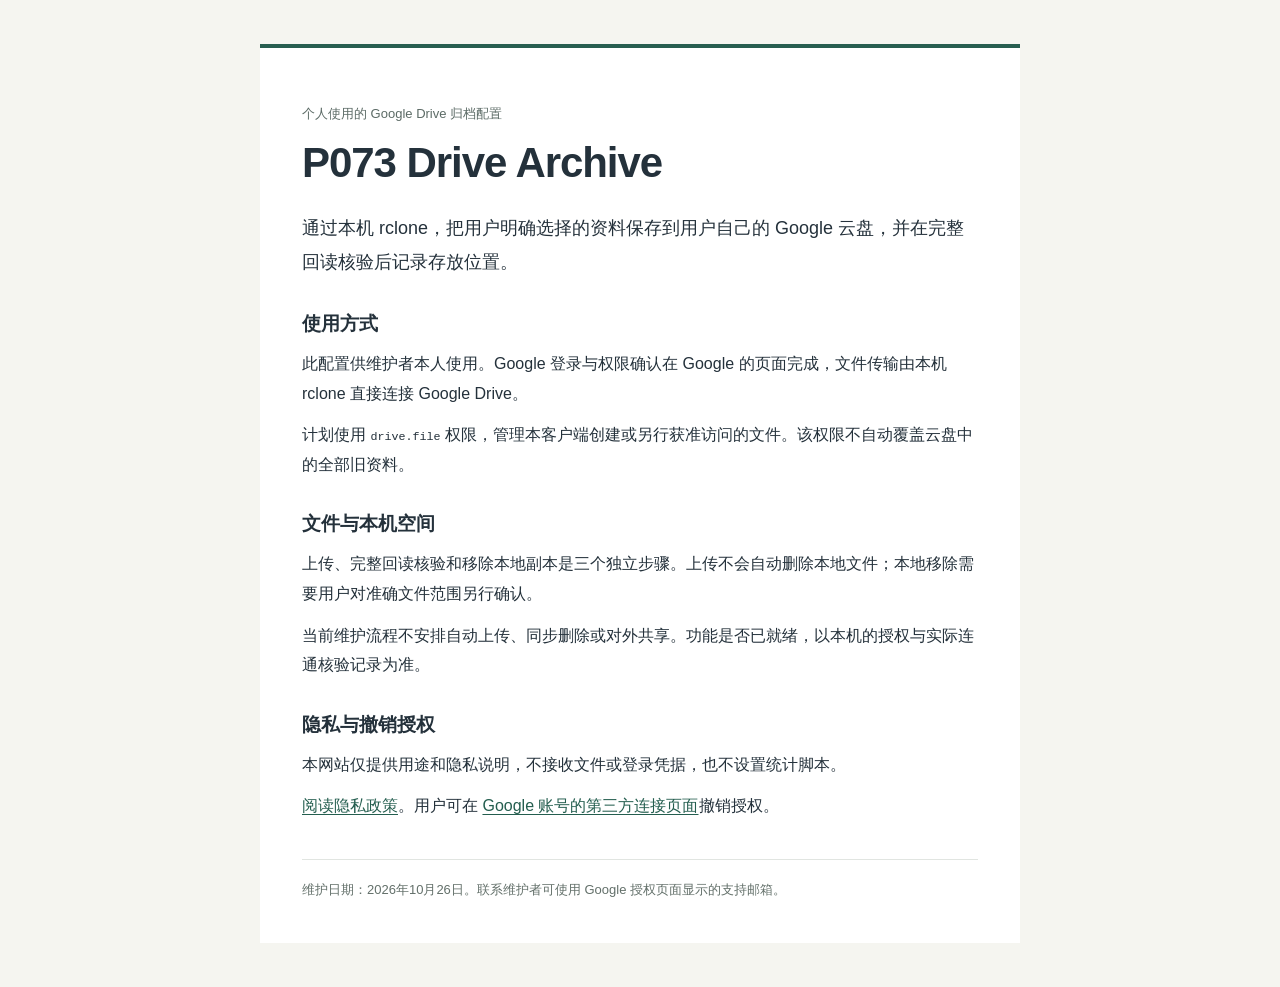
<file: index.html>
<!doctype html>
<html lang="zh-CN">
<head>
  <meta charset="utf-8">
  <meta name="viewport" content="width=device-width, initial-scale=1">
  <title>P073 Drive Archive · 本机归档工具</title>
  <link rel="stylesheet" href="style.css">
</head>
<body>
  <main>
    <p class="eyebrow">个人使用的 Google Drive 归档配置</p>
    <h1>P073 Drive Archive</h1>
    <p class="intro">通过本机 rclone，把用户明确选择的资料保存到用户自己的 Google 云盘，并在完整回读核验后记录存放位置。</p>
    <h2>使用方式</h2>
    <p>此配置供维护者本人使用。Google 登录与权限确认在 Google 的页面完成，文件传输由本机 rclone 直接连接 Google Drive。</p>
    <p>计划使用 <code>drive.file</code> 权限，管理本客户端创建或另行获准访问的文件。该权限不自动覆盖云盘中的全部旧资料。</p>
    <h2>文件与本机空间</h2>
    <p>上传、完整回读核验和移除本地副本是三个独立步骤。上传不会自动删除本地文件；本地移除需要用户对准确文件范围另行确认。</p>
    <p>当前维护流程不安排自动上传、同步删除或对外共享。功能是否已就绪，以本机的授权与实际连通核验记录为准。</p>
    <h2>隐私与撤销授权</h2>
    <p>本网站仅提供用途和隐私说明，不接收文件或登录凭据，也不设置统计脚本。</p>
    <p><a href="privacy.html">阅读隐私政策</a>。用户可在 <a href="https://myaccount.google.com/connections">Google 账号的第三方连接页面</a>撤销授权。</p>
    <footer>维护日期：2026年10月26日。联系维护者可使用 Google 授权页面显示的支持邮箱。</footer>
  </main>
</body>
</html>
</file>
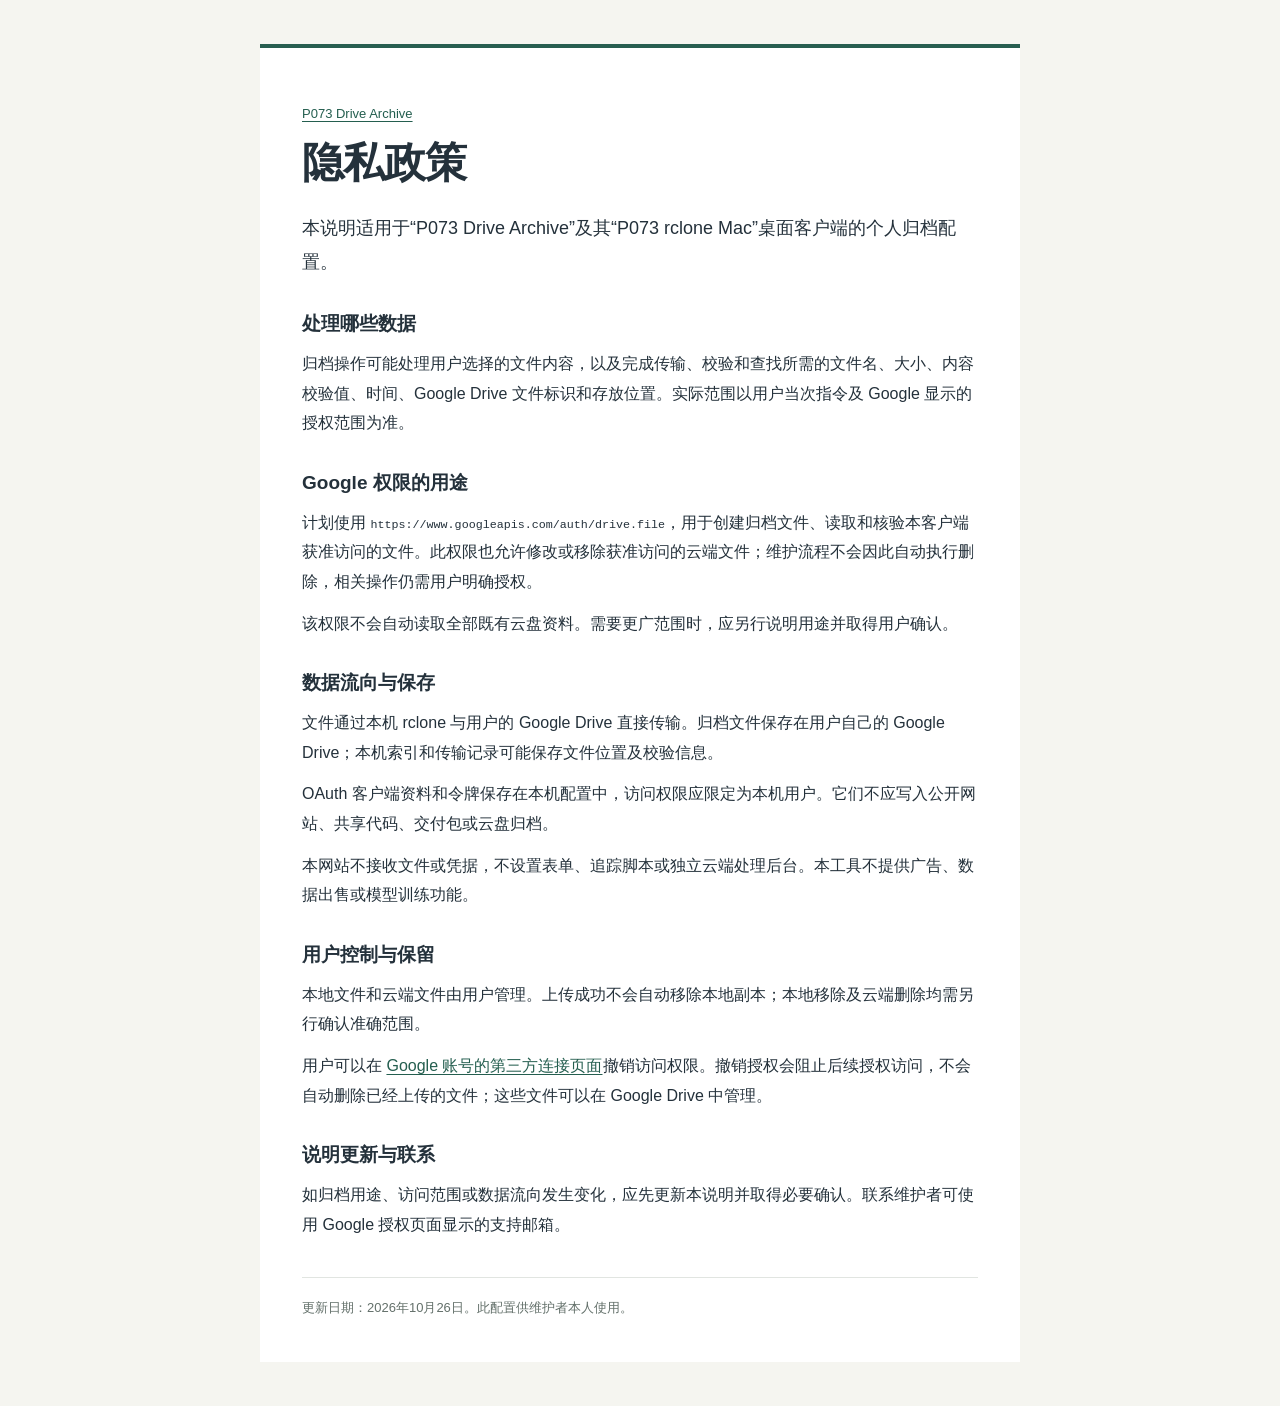
<file: privacy.html>
<!doctype html>
<html lang="zh-CN">
<head>
  <meta charset="utf-8">
  <meta name="viewport" content="width=device-width, initial-scale=1">
  <title>隐私政策 · P073 Drive Archive</title>
  <link rel="stylesheet" href="style.css">
</head>
<body>
  <main>
    <p class="eyebrow"><a href="index.html">P073 Drive Archive</a></p>
    <h1>隐私政策</h1>
    <p class="intro">本说明适用于“P073 Drive Archive”及其“P073 rclone Mac”桌面客户端的个人归档配置。</p>
    <h2>处理哪些数据</h2>
    <p>归档操作可能处理用户选择的文件内容，以及完成传输、校验和查找所需的文件名、大小、内容校验值、时间、Google Drive 文件标识和存放位置。实际范围以用户当次指令及 Google 显示的授权范围为准。</p>
    <h2>Google 权限的用途</h2>
    <p>计划使用 <code>https://www.googleapis.com/auth/drive.file</code>，用于创建归档文件、读取和核验本客户端获准访问的文件。此权限也允许修改或移除获准访问的云端文件；维护流程不会因此自动执行删除，相关操作仍需用户明确授权。</p>
    <p>该权限不会自动读取全部既有云盘资料。需要更广范围时，应另行说明用途并取得用户确认。</p>
    <h2>数据流向与保存</h2>
    <p>文件通过本机 rclone 与用户的 Google Drive 直接传输。归档文件保存在用户自己的 Google Drive；本机索引和传输记录可能保存文件位置及校验信息。</p>
    <p>OAuth 客户端资料和令牌保存在本机配置中，访问权限应限定为本机用户。它们不应写入公开网站、共享代码、交付包或云盘归档。</p>
    <p>本网站不接收文件或凭据，不设置表单、追踪脚本或独立云端处理后台。本工具不提供广告、数据出售或模型训练功能。</p>
    <h2>用户控制与保留</h2>
    <p>本地文件和云端文件由用户管理。上传成功不会自动移除本地副本；本地移除及云端删除均需另行确认准确范围。</p>
    <p>用户可以在 <a href="https://myaccount.google.com/connections">Google 账号的第三方连接页面</a>撤销访问权限。撤销授权会阻止后续授权访问，不会自动删除已经上传的文件；这些文件可以在 Google Drive 中管理。</p>
    <h2>说明更新与联系</h2>
    <p>如归档用途、访问范围或数据流向发生变化，应先更新本说明并取得必要确认。联系维护者可使用 Google 授权页面显示的支持邮箱。</p>
    <footer>更新日期：2026年10月26日。此配置供维护者本人使用。</footer>
  </main>
</body>
</html>
</file>
<file: style.css>
:root { color-scheme: light; font-family: -apple-system, BlinkMacSystemFont, "PingFang SC", "Microsoft YaHei", sans-serif; color: #24313b; background: #f5f5f0; }
body { margin: 0; padding: 44px 22px; }
main { box-sizing: border-box; max-width: 760px; margin: auto; padding: 42px; background: #fff; border-top: 4px solid #285e50; }
h1 { margin: 12px 0 24px; font-size: clamp(29px, 5vw, 42px); line-height: 1.2; letter-spacing: -.025em; }
h2 { margin: 32px 0 10px; font-size: 19px; }
p { margin: 12px 0; line-height: 1.85; }
.eyebrow { font-size: 13px; color: #5c6b66; }
.intro { font-size: 18px; }
a { color: #245e4f; text-underline-offset: .2em; }
code { font-size: .9em; overflow-wrap: anywhere; }
footer { margin-top: 38px; padding-top: 18px; border-top: 1px solid #e1e5e1; color: #63706a; font-size: 13px; line-height: 1.8; }
@media (max-width: 560px) { body { padding: 16px 12px; } main { padding: 26px 22px; } }
</file>
